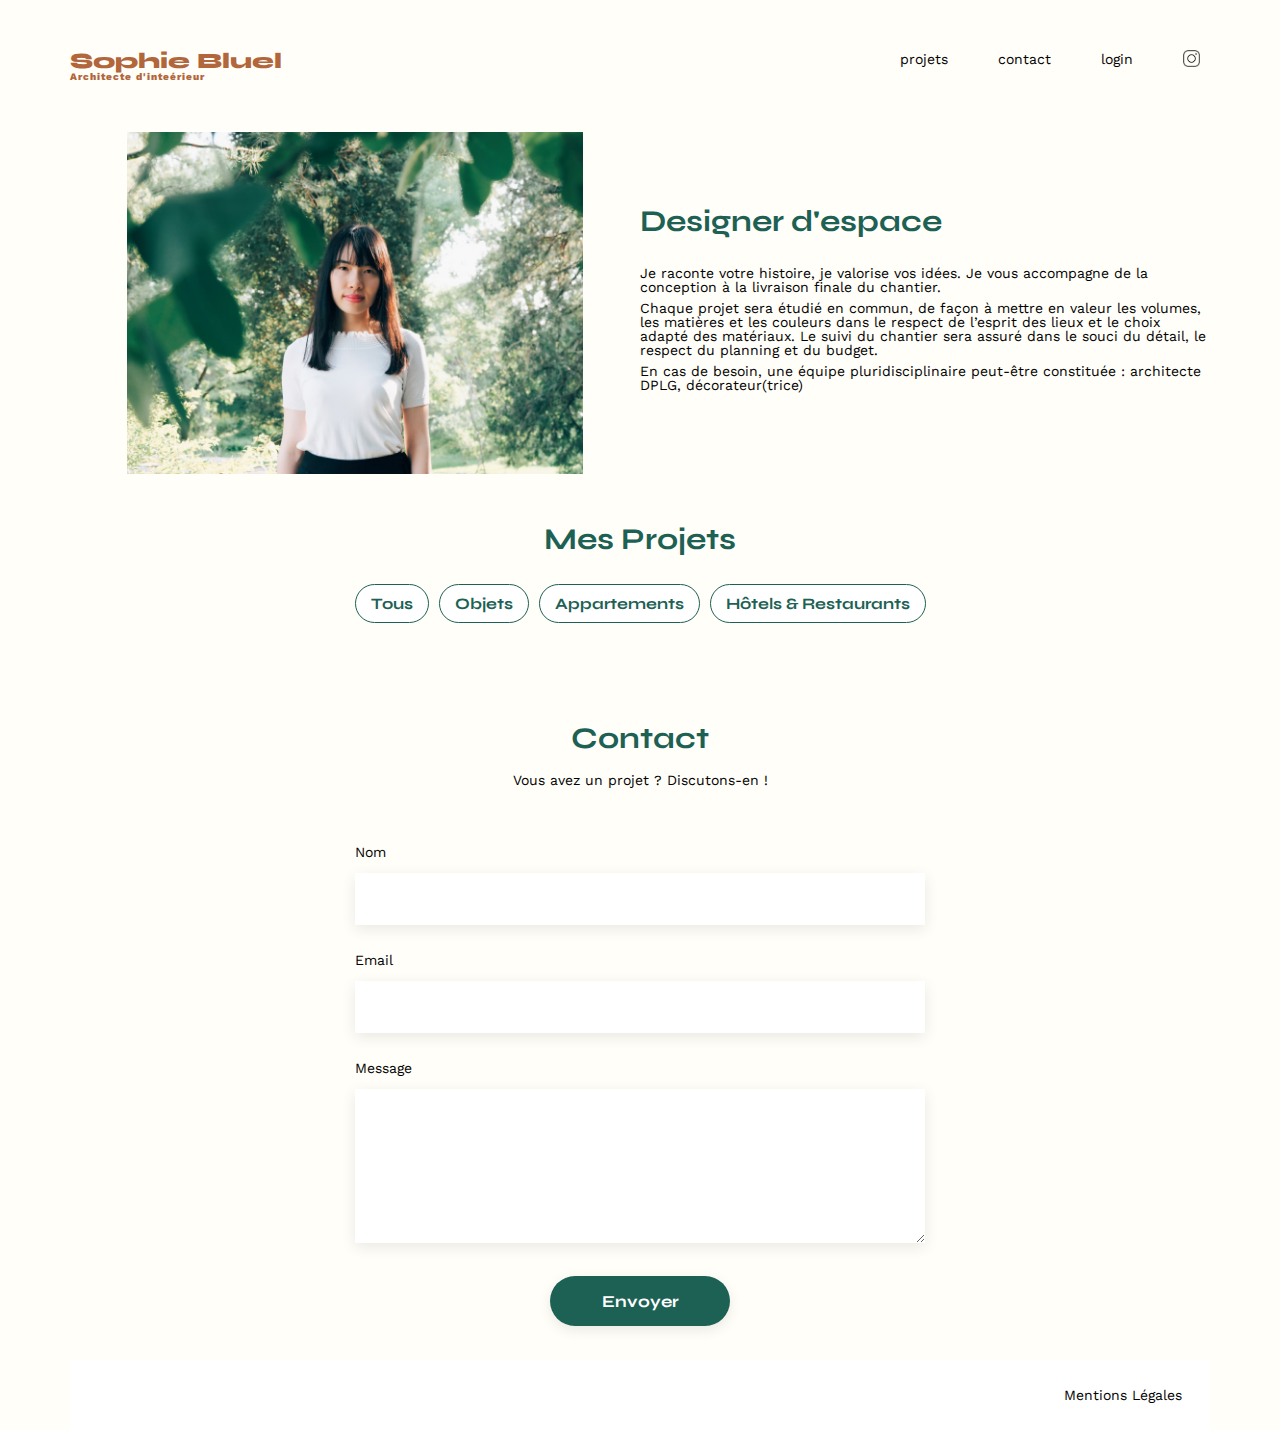
<file: FrontEnd/index.html>
<!DOCTYPE html>
<html lang="fr">
<head>
	<meta charset="UTF-8">
	<title>Sophie Bluel - Architecte d'intérieur</title>
	<meta name="viewport" content="width=device-width, initial-scale=1.0">
	<link rel="preconnect" href="https://fonts.googleapis.com">
	<link rel="preconnect" href="https://fonts.gstatic.com" crossorigin>
	<link href="https://fonts.googleapis.com/css2?family=Syne:wght@700;800&family=Work+Sans&display=swap" rel="stylesheet">
	<meta name="description" content="">
	<link rel="stylesheet" href="./assets/style.css">
	<script src="projets.js"></script>
</head>
<body>
<header>
	<h1>Sophie Bluel <span>Architecte d'inteérieur</span></h1>
	<nav>
		<ul>
			<li><a href="#portfolio">projets</a></li>
			<li><a href="#contact">contact</a></li>
			<li><a href="login.html">login</a></li>
			<li><a href=""><img src="./assets/icons/instagram.png" alt="Instagram" class="logo-insta"></a></li>
		</ul>
	</nav>
</header>
<main>
	<section id="introduction">
		<figure>
			<img src="./assets/images/sophie-bluel.png" alt="">
		</figure>
		<article>
			<h2>Designer d'espace</h2>
			<p>Je raconte votre histoire, je valorise vos idées. Je vous accompagne de la conception à la livraison finale du chantier.</p>
			<p>Chaque projet sera étudié en commun, de façon à mettre en valeur les volumes, les matières et les couleurs dans le respect de l’esprit des lieux et le choix adapté des matériaux. Le suivi du chantier sera assuré dans le souci du détail, le respect du planning et du budget.</p>
			<p>En cas de besoin, une équipe pluridisciplinaire peut-être constituée : architecte DPLG, décorateur(trice)</p>
		</article>
	</section>
	<section id="portfolio">
		<h2>Mes Projets</h2>
		<div id="filtres">
			<button id="btn-tous">Tous</button>
			<button id="btn-objets">Objets</button>
			<button id="btn-appartements">Appartements</button>
			<button id="btn-hotels-restaurants">Hôtels & Restaurants</button>
		</div>
		<div id="gallery" class="gallery">
		</div>
		
	</section>
	<section id="contact">
		<h2>Contact</h2>
		<p>Vous avez un projet ? Discutons-en !</p>
		<form action="#" method="post">
			<label for="name">Nom</label>
			<input type="text" name="name" id="name">
			<label for="email">Email</label>
			<input type="email" name="email" id="email">
			<label for="message">Message</label>
			<textarea name="message" id="message" cols="30" rows="10"></textarea>
			<input type="submit" value="Envoyer">
		</form>
	</section>
</main>

<footer>
	<nav>
		<ul>
			<li>Mentions Légales</li>
		</ul>
	</nav>
</footer>

</body>
</html>
</file>
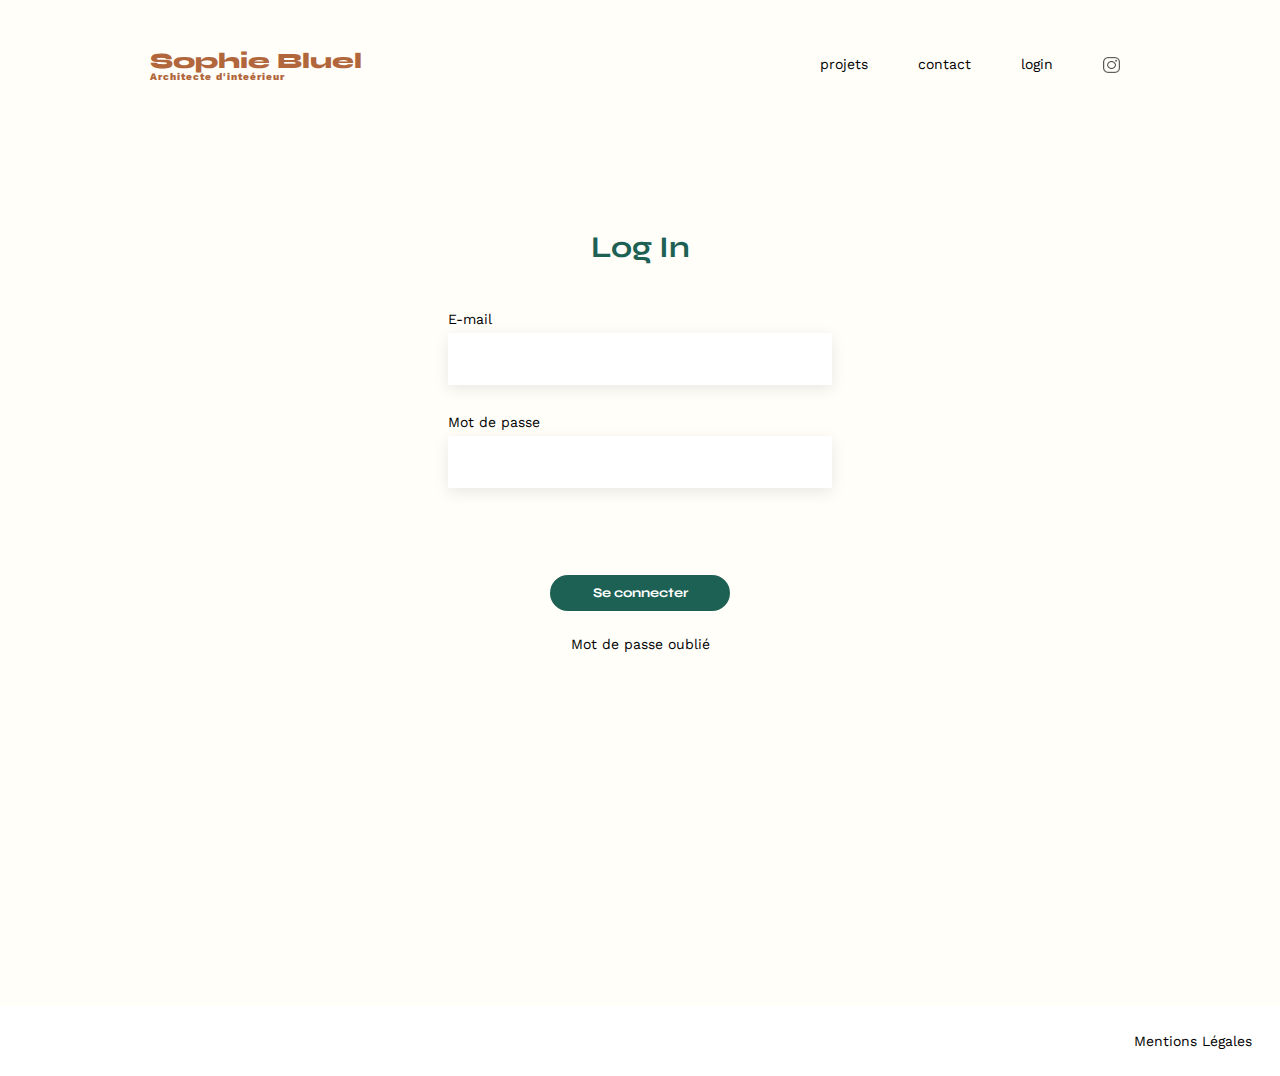
<file: login.html>
<!DOCTYPE html>
<html lang="fr">
<head>
	<meta charset="UTF-8">
	<title>Sophie Bluel - Login</title>
	<meta name="viewport" content="width=device-width, initial-scale=1.0">
	<link rel="preconnect" href="https://fonts.googleapis.com">
	<link rel="preconnect" href="https://fonts.gstatic.com" crossorigin>
	<link href="https://fonts.googleapis.com/css2?family=Syne:wght@700;800&family=Work+Sans&display=swap" rel="stylesheet">
	<meta name="description" content="">
	<link rel="stylesheet" href="./assets/style.css">
    <link rel="stylesheet" href="./assets/login.css">
    <script src="login.js" type="module" defer></script>
</head>
<body>
    <header>
        <h1>Sophie Bluel <span>Architecte d'inteérieur</span></h1>
        <nav>
            <ul>
                <li><a href="index.html">projets</a></li>
                <li><a href="index.html">contact</a></li>
                <li><a href="#">login</a></li>
                <li><a href="#"><img src="./assets/icons/instagram.png" alt="Instagram" class="logo-insta"></a></li>
            </ul>
        </nav>
    </header>
    <main>
        <section class="connexion">
            <h2>Log In</h2>
            <form method="POST" action="" id="login">
                <div class="form-control">
                    <label for="email">E-mail</label>
                    <input id="email" type="email" name="username">
                </div>
                <div class="form-control">
                    <label for="password">Mot de passe</label>
                    <input id="password" type="password" name="mot-de-passe">
                </div>
                <div><span class="error"></span></div>
                <div>
                    <button type="submit">Se connecter</button>
                </div>
            </form> 
            <p><a href="#">Mot de passe oublié</a></p>
        </section>
    </main>

    <footer>
        <nav>
            <ul>
                <li>Mentions Légales</li>
            </ul>
        </nav>
    </footer>
    
</body>
</html>
</file>
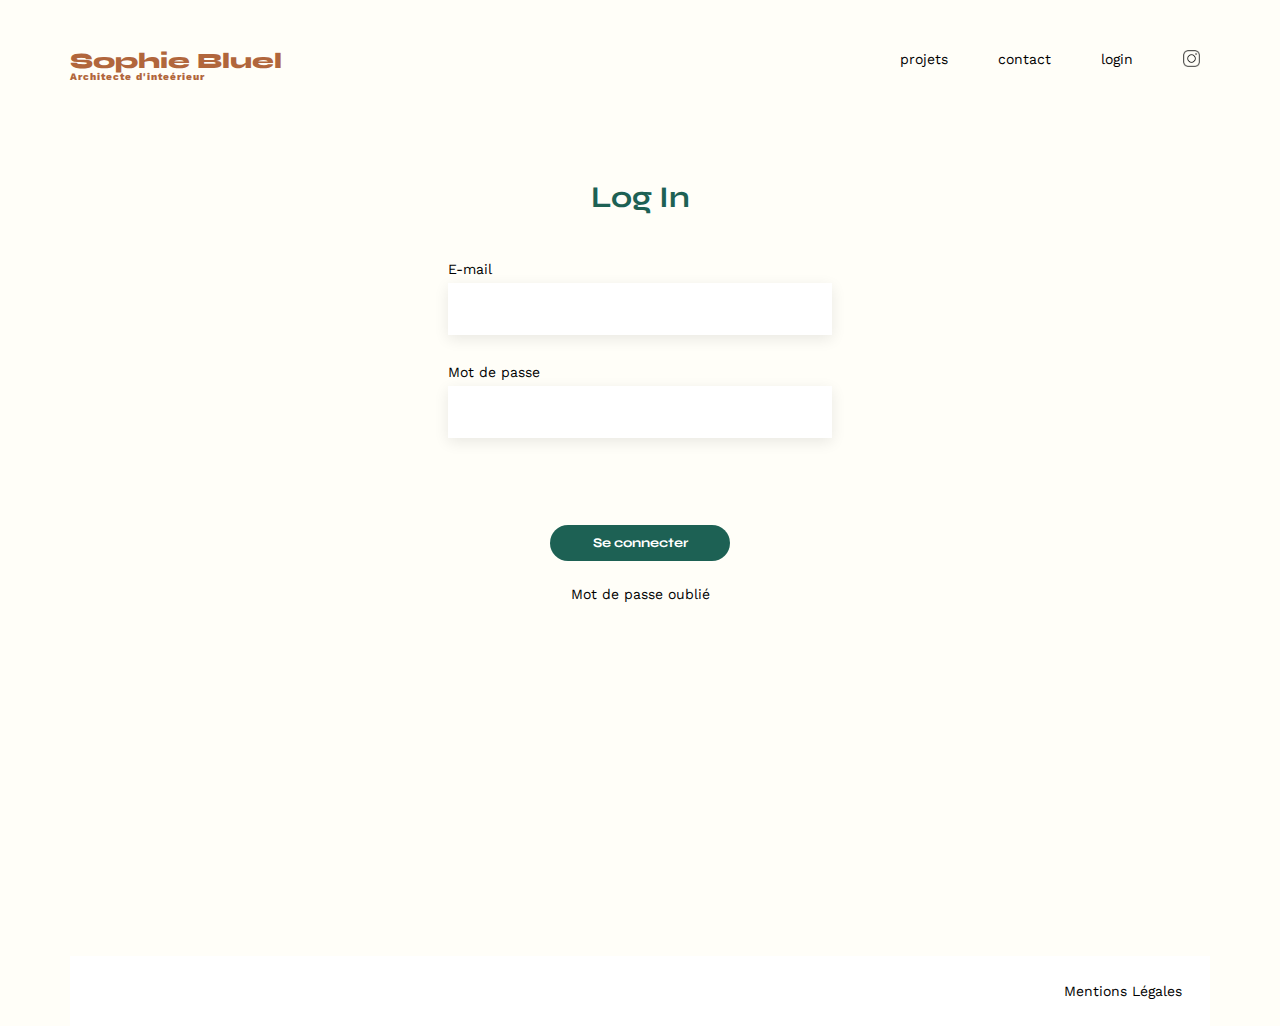
<file: FrontEnd/login.html>
<!DOCTYPE html>
<html lang="fr">
<head>
	<meta charset="UTF-8">
	<title>Sophie Bluel - Login</title>
	<meta name="viewport" content="width=device-width, initial-scale=1.0">
	<link rel="preconnect" href="https://fonts.googleapis.com">
	<link rel="preconnect" href="https://fonts.gstatic.com" crossorigin>
	<link href="https://fonts.googleapis.com/css2?family=Syne:wght@700;800&family=Work+Sans&display=swap" rel="stylesheet">
	<meta name="description" content="">
	<link rel="stylesheet" href="./assets/style.css">
    <link rel="stylesheet" href="./assets/login.css">
    <script src="login.js"></script>
</head>
<body>
    <header>
        <h1>Sophie Bluel <span>Architecte d'inteérieur</span></h1>
        <nav>
            <ul>
                <li><a href="index.html">projets</a></li>
                <li><a href="index.html">contact</a></li>
                <li><a href="">login</a></li>
                <li><a href=""><img src="./assets/icons/instagram.png" alt="Instagram" class="logo-insta"></a></li>
            </ul>
        </nav>
    </header>
    <main>
        <section class="connexion">
            <h2>Log In</h2>
            <div id="error"></div>
            <form method="POST" action="" id="login">
                <div class="form-control">
                    <label for="email">E-mail</label>
                    <input id="email" type="email" name="username">
                </div>
                <div class="form-control">
                    <label for="password">Mot de passe</label>
                    <input id="password" type="password" name="mot-de-passe">
                </div>
                <div><span class="error"></span></div>
                <div>
                    <button type="submit">Se connecter</button>
                </div>
            </form> 
            <p>Mot de passe oublié</p>
        </section>
    </main>

    <footer>
        <nav>
            <ul>
                <li>Mentions Légales</li>
            </ul>
        </nav>
    </footer>
    
</body>
</html>
</file>
<file: assets/login.css>
.connexion {
    display: flex;
    flex-direction: column;
    justify-content: center;
    align-items: center;
    margin-top: 100px;
    margin-bottom: 355px;
}

.connexion h2{
	margin-bottom: 20px;
}
.connexion form {
    display: flex;
    flex-direction: column;
    gap: 30px;
	text-align: left;
	margin-top: 30px;
}

.connexion form div {
    display: flex;
    flex-direction: column;
    justify-content: space-between;
    gap: 7px;
}

.connexion input {
	height: 50px;
    width: 380px;
	font-size: 1.2em;
	border: none;
	box-shadow: 0px 4px 14px rgba(0, 0, 0, 0.09);
}


button {
    border: none;
}

button[type="submit"]:hover {
    background-color: #0e2f28;
}

button[type="submit"]{
	font-family: 'Syne';
	font-weight: 700;
	color: white;
	background-color: #1D6154;
	margin : 2em auto ;
    padding: 10px 40px;
	width: 180px;
	text-align: center;
	border-radius: 60px ;
}

.connexion p a{
    text-decoration: none;
    color: black;
}
.connexion p a:hover {
    text-decoration: underline;
    cursor: pointer;
}
</file>
<file: FrontEnd/assets/login.css>
.connexion {
    display: flex;
    flex-direction: column;
    justify-content: center;
    align-items: center;
    margin-top: 100px;
    margin-bottom: 355px;
}

.connexion h2{
	margin-bottom: 20px;
}
.connexion form {
    display: flex;
    flex-direction: column;
    gap: 30px;
	text-align: left;
	margin-top: 30px;
}

.connexion form div {
    display: flex;
    flex-direction: column;
    justify-content: space-between;
    gap: 7px;
}

.connexion input {
	height: 50px;
    width: 380px;
	font-size: 1.2em;
	border: none;
	box-shadow: 0px 4px 14px rgba(0, 0, 0, 0.09);
}


button {
    border: none;
}

button[type="submit"]:hover {
    background-color: #0e2f28;
}

button[type="submit"]{
	font-family: 'Syne';
	font-weight: 700;
	color: white;
	background-color: #1D6154;
	margin : 2em auto ;
    padding: 10px 40px;
	width: 180px;
	text-align: center;
	border-radius: 60px ;
}

.connexion p:hover {
    text-decoration: underline;
    cursor: pointer;
}
</file>
<file: FrontEnd/assets/style.css>
/* http://meyerweb.com/eric/tools/css/reset/
   v2.0 | 20110126
   License: none (public domain)
*/


html, body, div, span, applet, object, iframe,
h1, h2, h3, h4, h5, h6, p, blockquote, pre,
a, abbr, acronym, address, big, cite, code,
del, dfn, em, img, ins, kbd, q, s, samp,
small, strike, strong, sub, sup, tt, var,
b, u, i, center,
dl, dt, dd, ol, ul, li,
fieldset, form, label, legend,
table, caption, tbody, tfoot, thead, tr, th, td,
article, aside, canvas, details, embed,
figure, figcaption, footer, header, hgroup,
menu, nav, output, ruby, section, summary,
time, mark, audio, video {
	margin: 0;
	padding: 0;
	border: 0;
	font-size: 100%;
	font: inherit;
	vertical-align: baseline;
}
/* HTML5 display-role reset for older browsers */
article, aside, details, figcaption, figure,
footer, header, hgroup, menu, nav, section {
	display: block;
}
body {
	line-height: 1;
	background-color: #fffef8;
}
ol, ul {
	list-style: none;
}
blockquote, q {
	quotes: none;
}
blockquote:before, blockquote:after,
q:before, q:after {
	content: '';
	content: none;
}
table {
	border-collapse: collapse;
	border-spacing: 0;
}
/** end reset css**/
body {
	max-width: 1140px;
	margin: auto;
	font-family: 'Work Sans' ;
	font-size: 14px;
}
header {
	display: flex;
	justify-content: space-between;
	margin: 50px 0
}
section {
	margin: 50px 0
}

h1{
	display: flex;
	flex-direction: column;
	font-family: 'Syne';
	font-size: 22px;
	font-weight: 800;
	color: #B1663C;
}

h1 > span {
	font-family: 'Work Sans';
	font-size:10px;
	letter-spacing: 0.1em;
}

h2{
	font-family: 'Syne';
	font-weight: 700;
	font-size: 30px;
	color: #1D6154
}
nav ul {
	display: flex;
	align-items: center;
	list-style-type: none;
	gap: 30px;

}

nav li a{
	padding: 0 10px;
	font-size: 1em;
	text-decoration: none;
	color: black;
}

.logo-insta {
	width: 1.2em;
	height: 1.2em;
	font-size: 1em;
}

li a:hover {
	color: #B1663C;
}


#introduction {
	display: flex;
	align-items: center;
}
#introduction figure {
	flex: 1
}
#introduction img {
	display: block;
	margin: auto;
	width: 80%;
}

#introduction article {
	flex: 1
}
#introduction h2 {
	margin-bottom: 1em;
}

#introduction p {
	margin-bottom: 0.5em;
}

/* MES PROJETS */

#portfolio h2 {
	text-align: center;
	margin-bottom: 1em;
}

#filtres {
	display: flex;
	justify-content: center;
	gap: 10px;
	margin-top: 20px;
	margin-bottom: 50px;
}

#filtres button{
	display: flex;
	justify-content: center;
	align-items: center;
	border: 1px solid #1D6154;
	color: #1D6154;
	background-color: white;
	font-family: 'Syne';
	font-size: 16px;
	font-weight: 700;
	border-radius: 60px;
	padding: 9px 15px;
}

#filtres button:hover{
	color: white;
	background-color: #1D6154;
}

.gallery {
	width: 100%;
	display: grid;
	grid-template-columns: 1fr 1fr 1fr;
	grid-column-gap: 20px;
	grid-row-gap: 20px;
}

.gallery img {
	width: 100%;

}
#contact {
	width: 50%;
margin: auto;
}
#contact > * {
	text-align: center;

}
#contact h2{
	margin-bottom: 20px;
}
#contact form {
	text-align: left;
	margin-top:30px;
	display: flex;
	flex-direction: column;
}

#contact input {
	height: 50px;
	font-size: 1.2em;
	border: none;
	box-shadow: 0px 4px 14px rgba(0, 0, 0, 0.09);
}
#contact label {
	margin: 2em 0 1em 0;
}
#contact textarea {
	border: none;
	box-shadow: 0px 4px 14px rgba(0, 0, 0, 0.09);
}

input[type="submit"]{
	font-family: 'Syne';
	font-weight: 700;
	color: white;
	background-color: #1D6154;
	margin : 2em auto ;
	width: 180px;
	text-align: center;
	border-radius: 60px ;
}

footer {
	display: flex;
	flex-direction: row-reverse;
	background-color: white;
	width: 100%;
}

footer nav ul {
	display: flex;
	justify-content: flex-end;
	align-items: flex-end;
	margin: 2em
}
</file>
<file: assets/style.css>
/* http://meyerweb.com/eric/tools/css/reset/
   v2.0 | 20110126
   License: none (public domain)
*/


html, body, div, span, applet, object, iframe,
h1, h2, h3, h4, h5, h6, p, blockquote, pre,
a, abbr, acronym, address, big, cite, code,
del, dfn, em, img, ins, kbd, q, s, samp,
small, strike, strong, sub, sup, tt, var,
b, u, i, center,
dl, dt, dd, ol, ul, li,
fieldset, form, label, legend,
table, caption, tbody, tfoot, thead, tr, th, td,
article, aside, canvas, details, embed,
figure, figcaption, footer, header, hgroup,
menu, nav, output, ruby, section, summary,
time, mark, audio, video {
	margin: 0;
	padding: 0;
	border: 0;
	font-size: 100%;
	font: inherit;
	vertical-align: baseline;
}
/* HTML5 display-role reset for older browsers */
article, aside, details, figcaption, figure,
footer, header, hgroup, menu, nav, section {
	display: block;
}
body {
	line-height: 1;
	background-color: #fffef8;
	display: flex;
	flex-direction: column;
	align-items: center;
}

header, main, footer {
	max-width: 1440px;
	width: calc(100% - 300px);
}

ol, ul {
	list-style: none;
}
blockquote, q {
	quotes: none;
}
blockquote:before, blockquote:after,
q:before, q:after {
	content: '';
	content: none;
}
table {
	border-collapse: collapse;
	border-spacing: 0;
}
/** end reset css **/
body {
	margin: auto;
	font-family: 'Work Sans' ;
	font-size: 14px;
}

/* #region EN-TETE */
header {
	display: flex;
	justify-content: space-between;
	margin: 50px 0;
}

#bandeau {
	display: flex;
	flex-direction: row;
	align-items: center;
	justify-content: center;
	background-color: black;
	color: #fff;
	height: 60px;
	width: 100%;
	gap: 21px;
}

#bandeau button {
	color: black;
	background-color: white;
	font-family: 'Work Sans';
	font-size: 14px;
	border-radius: 60px;
	padding: 11px 23px;
	border: none;
}

section {
	margin: 50px;
}

h1{
	display: flex;
	flex-direction: column;
	font-family: 'Syne';
	font-size: 22px;
	font-weight: 800;
	color: #B1663C;
}

h1 > span {
	font-family: 'Work Sans';
	font-size:10px;
	letter-spacing: 0.1em;
}

h2{
	font-family: 'Syne';
	font-weight: 700;
	font-size: 30px;
	color: #1D6154
}
nav {
	display: flex;
	align-items: center;
}
nav ul {
	display: flex;
	list-style-type: none;
	gap: 30px;

}

nav li a{
	padding: 0 10px;
	font-size: 1em;
	text-decoration: none;
	color: black;
}

.logo-insta {
	width: 1.2em;
	height: 1.2em;
	font-size: 1em;
}

li a:hover {
	color: #B1663C;
}
/* #endregion EN-TETE */

/* #region PRESENTATION */

#introduction {
	display: flex;
	align-items: center;
	gap: 50px;
	margin: 0 50px;
}
#introduction figure {
	display: flex;
	flex-direction: column;
	flex: 1;
	gap: 15px;
}

#introduction img {
	display: block;
	width: 100%;
}

#introduction article {
	flex: 1
}
#introduction h2 {
	margin-bottom: 1em;
}
#introduction .button-modal {
	display: flex;
	flex-direction: column;
	margin-bottom: 20px;
}

#introduction p {
	margin-bottom: 0.5em;
}

/* #endregion PRESENTATION */

/* #region MES PROJETS */

#portfolio h2 {
	text-align: center;
	margin-bottom: 1em;
	position: relative;
}

h2 .button-modal{
	position: absolute;
	top: 0;
	left: 100%;
	top: 50%;
	font-family: 'Work Sans';
	font-weight: 400;
	margin-left: 30px;
	font-size: 14px;
	transform: translateY(-50%);

}

#filtres {
	display: flex;
	justify-content: center;
	gap: 10px;
	margin-top: 20px;
	margin-bottom: 50px;
}

#filtres button{
	display: flex;
	justify-content: center;
	align-items: center;
	border: 1px solid #1D6154;
	color: #1D6154;
	background-color: white;
	font-family: 'Syne';
	font-size: 16px;
	font-weight: 700;
	border-radius: 60px;
	padding: 9px 15px;
}

#filtres button:hover{
	color: white;
	background-color: #1D6154;
}

.gallery {
	width: 100%;
	display: grid;
	grid-template-columns: repeat(3, 1fr);
	grid-column-gap: 18px;
	grid-row-gap: 16px;
}


.gallery img {
	width: 100%;
	height: 407px;
	object-fit: cover;
}
/* #endregion MES PROJETS */

/* #region FORMULAIRE CONTACT */
#contact {
	width: 50%;
margin: auto;
}
#contact > * {
	text-align: center;

}
#contact h2{
	margin-bottom: 20px;
}
#contact form {
	text-align: left;
	margin-top:30px;
	display: flex;
	flex-direction: column;
}

#contact input {
	height: 50px;
	font-size: 1.2em;
	border: none;
	box-shadow: 0px 4px 14px rgba(0, 0, 0, 0.09);
}
#contact label {
	margin: 2em 0 1em 0;
}
#contact textarea {
	border: none;
	box-shadow: 0px 4px 14px rgba(0, 0, 0, 0.09);
}

input[type="submit"]{
	font-family: 'Syne';
	font-weight: 700;
	color: white;
	background-color: #1D6154;
	margin : 2em auto ;
	width: 180px;
	text-align: center;
	border-radius: 60px ;
}
/* #endregion FORMULAIRE CONTACT */

footer {
	display: flex;
	flex-direction: row-reverse;
	background-color: white;
	width: 100%;
}

footer nav ul {
	display: flex;
	justify-content: flex-end;
	align-items: flex-end;
	margin: 2em
}

.hidden {
	display: none!important;
}
</file>
